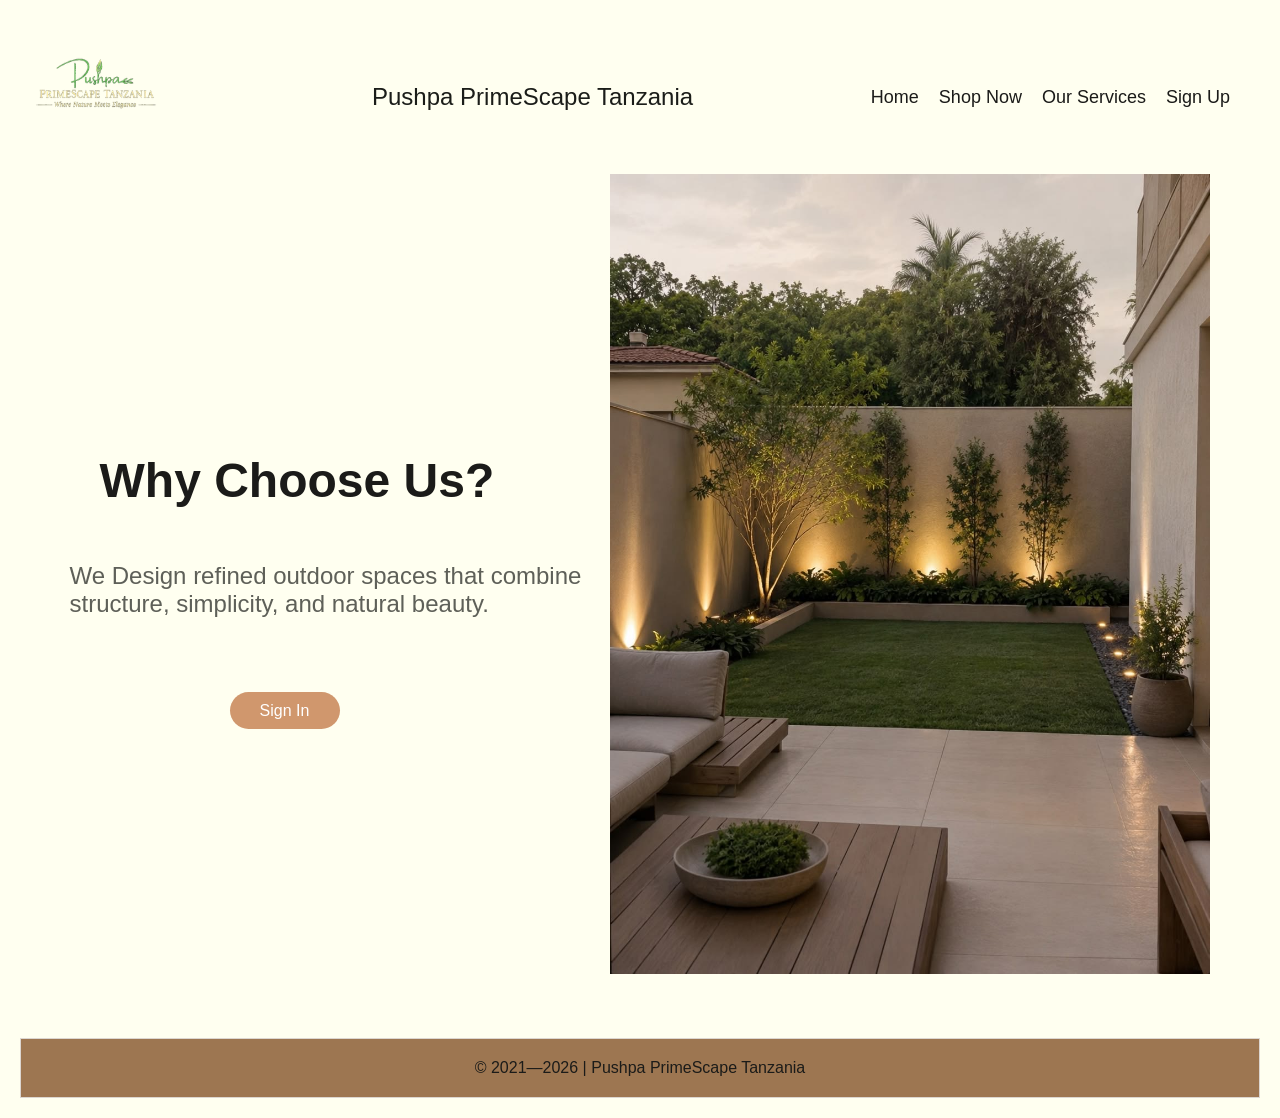
<file: index.html>
<!DOCTYPE html>
<html lang="en">
    <head>
        <meta charset="UTF-8">
        <meta name="viewport" content="width=device-width, initial-scale=1.0">
        <link rel="icon" href="images/shiba-logo.png">
        <link href="css/main.css" rel="stylesheet" type="text/css" media="all"/>
        <title>Pushpa PrimeScape-Tanzania</title>
    </head>
    <body>
        <div class="container">

            <!--Navigation Bar-->
            
            <nav class="bx navbar">
                <div class="header-logo">
                    <img src="./Pushpa-Images/pushpa_logo.ico" alt="Pushpa's Logo">
                </div>
                <div class="header-title">
                    <span>Pushpa PrimeScape Tanzania</span>
                </div>
                <div class="header-link">
                    <a href="./index.html">Home</a>
                    <a href="./shop.html">Shop Now</a>
                    <a href="./services.html">Our Services</a>
                    <a href="./signup.html">Sign Up</a>
                </div>
            </nav>

            <!--Introduction Container-->

            <div class="bx hero">
                <div class="hero-1 hero-cta">
                    <h1>Why Choose Us?</h1>
                    <p>We Design refined outdoor spaces that combine structure, simplicity, and natural beauty.
                    </p>
                    <a href="./login.html"><button type="button">Sign In</button></a>
                </div>
                <div class="hero-1 hero-image">
                    <img src="./Pushpa-Images/IMG_2042.JPG" alt="shiba" />
                </div>
            </div>
            
        <footer class="bx-footer">
            <div> © 2021—2026 | Pushpa PrimeScape Tanzania</div>
        </footer>

        <script src="./main.js"></script>

    </body>
</html>
</file>
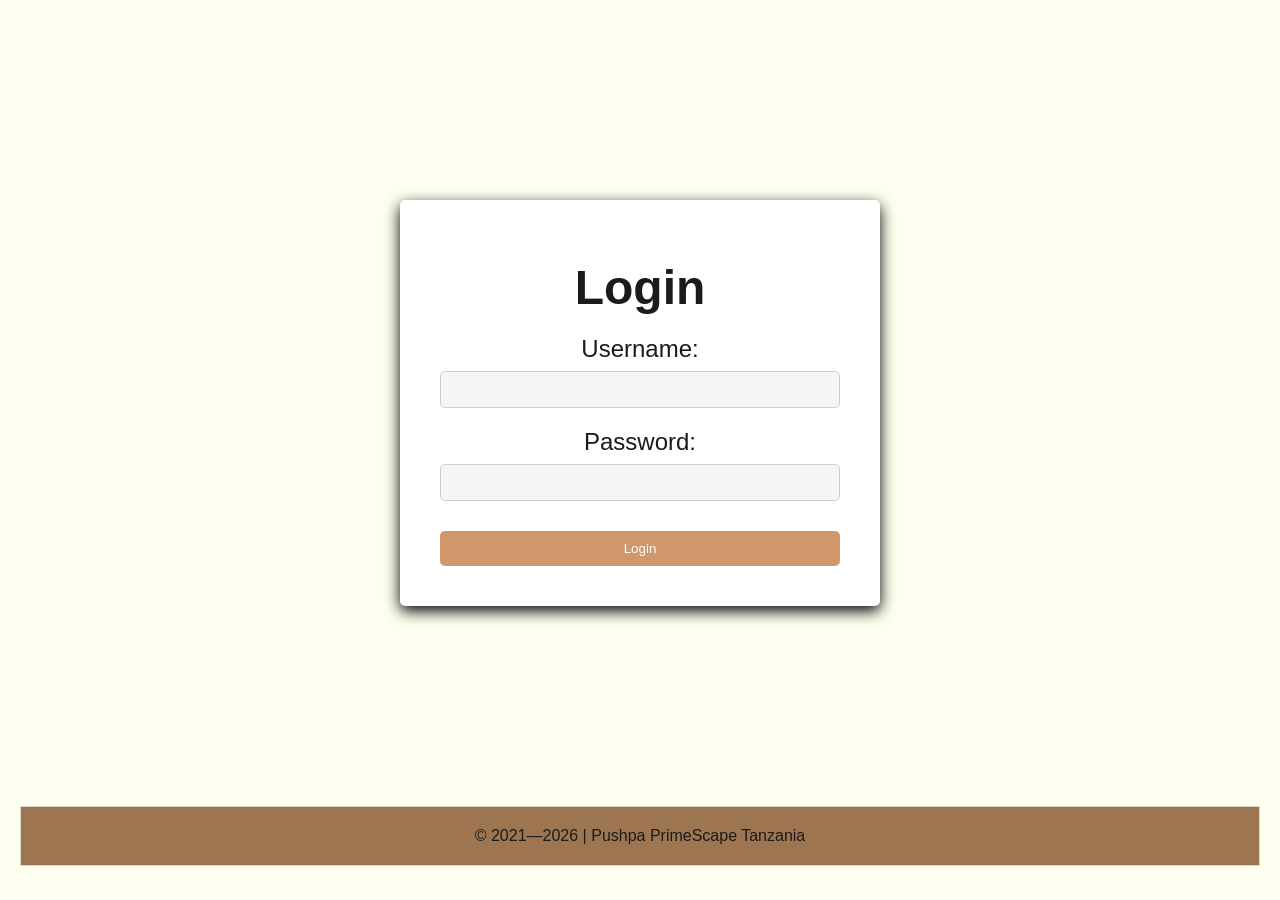
<file: login.html>
<!DOCTYPE html>
<html lang="en">
<head>
    <meta charset="UTF-8">
    <meta name="viewport" content="width=device-width, initial-scale=1.0">
    <title>Login form</title>
    <link rel="stylesheet" href="css/main.css" type="text/css" media="all"/>
</head>
<body>

    <!--Login Form-->

    <div class="login-container">
        <h1>Login</h1>
        <form action="login.php" method="post">
            <label for="username">Username:</label>
            <input type="text" id="username" name="username" required>

            <label for="password">Password:</label>
            <input type="password" id="password" name="password" required>

            <button type="submit">Login</button>
        </form>
    </div>

    <footer class="bx-footer">
            <div> © 2021—2026 | Pushpa PrimeScape Tanzania</div>
    </footer>
</body>
</html>
</file>
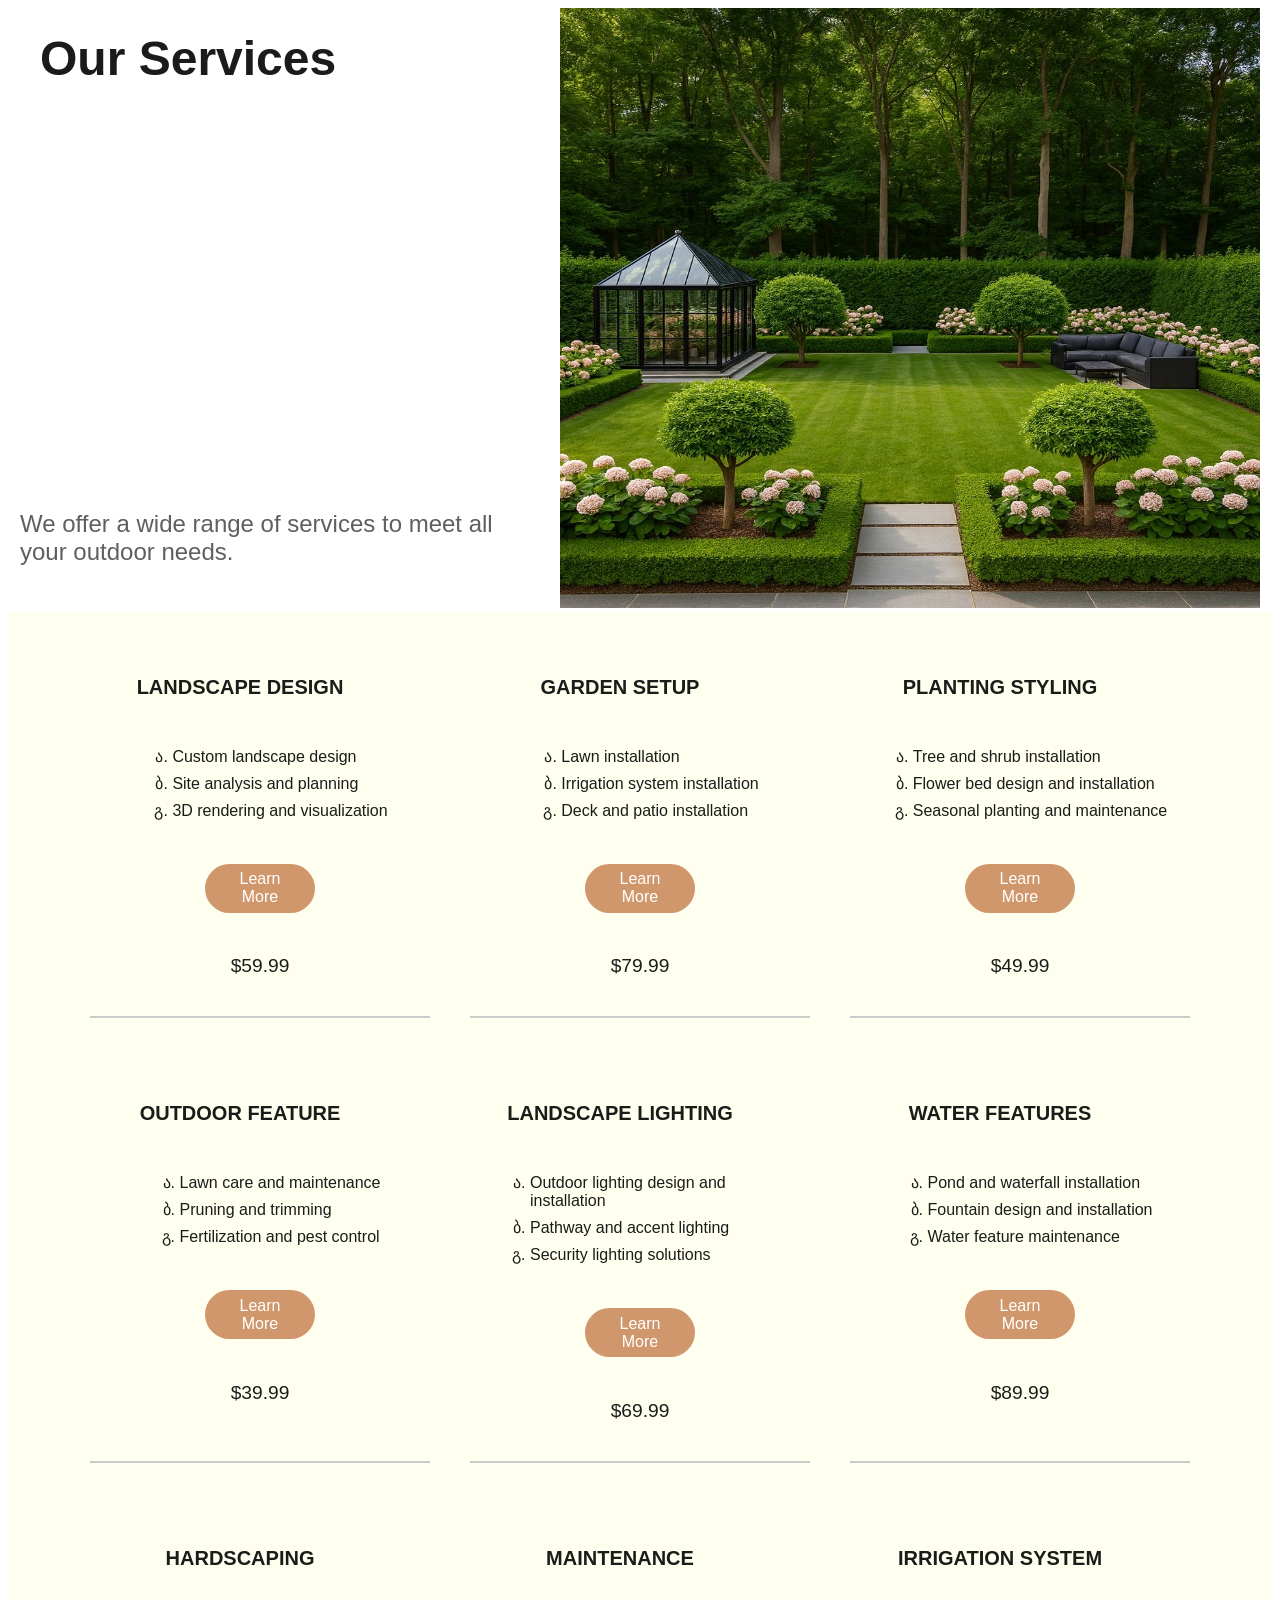
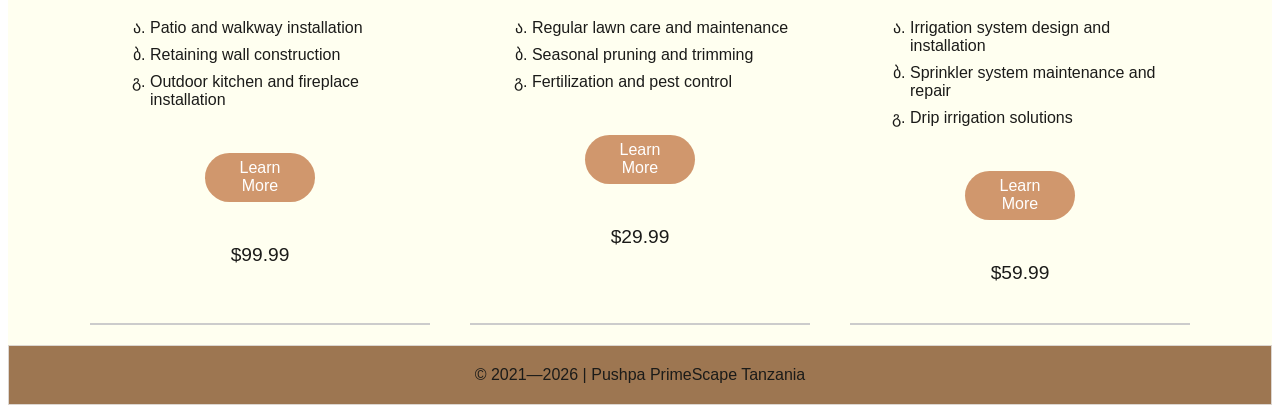
<file: services.html>
<!DOCTYPE html>
<html lang="en">
<head>
    <meta charset="UTF-8">
    <meta name="viewport" content="width=device-width, initial-scale=1.0">
    <title>Our Services</title>
    <link rel="stylesheet" href="./services.css" type="text/css" media="all">
</head>
<body>
    <!--OUR SERVICES-->
    <main>
        <section>
            <div class="container-services">
                <div class="dt services">
                    <div class="services-hd services-pg">
                        <h1>Our Services</h1>
                        <p>We offer a wide range of services to meet all your outdoor needs.</p>
                </div>
                    <div class="services-hd services-image">
                        <img src="./Pushpa-Images/IMG_2134.JPG" alt="Service 1">
                    </div>
                </div>
            </div>
        </section>
        <section>

            <!--Services Details-->

            <div class="services-details">
                <div class="details">
                    <h1>LANDSCAPE DESIGN</h1>
                    <ul>    
                        <li>Custom landscape design</li>
                        <li>Site analysis and planning</li>
                        <li>3D rendering and visualization</li>
                    </ul>
                    <button>Learn More</button>
                    <p>$59.99</p>
                </div>
                <div class="details">
                    <h1>GARDEN SETUP</h1>
                    <ul>
                        <li>Lawn installation</li>
                        <li> Irrigation system installation</li>
                        <li>Deck and patio installation</li>
                    </ul>
                    <button>Learn More</button>
                    <p>$79.99</p>
                </div>
                <div class="details">
                    <h1>PLANTING STYLING</h1>
                    <ul>
                        <li>Tree and shrub installation</li>
                        <li>Flower bed design and installation</li>
                        <li>Seasonal planting and maintenance</li>
                    </ul>
                    <button>Learn More</button>
                    <p>$49.99</p>   
                </div>
                <div class="details">
                    <h1>OUTDOOR FEATURE</h1>
                    <ul>
                        <li>Lawn care and maintenance</li>
                        <li>Pruning and trimming</li>
                        <li>Fertilization and pest control</li>
                    </ul>
                    <button>Learn More</button>
                    <p>$39.99</p>
                </div>
                <div class="details">
                    <h1>LANDSCAPE LIGHTING</h1>
                    <ul>
                        <li>Outdoor lighting design and installation</li>
                        <li>Pathway and accent lighting</li>
                        <li>Security lighting solutions</li>
                    </ul>
                    <button>Learn More</button>
                    <p>$69.99</p>
                </div>
                <div class="details">
                    <h1>WATER FEATURES</h1>
                    <ul>
                        <li>Pond and waterfall installation</li>
                        <li>Fountain design and installation</li>
                        <li>Water feature maintenance</li>
                    </ul>
                    <button>Learn More</button>
                    <p>$89.99</p>
                </div>
                <div class="details">
                    <h1>HARDSCAPING</h1>
                    <ul>
                        <li>Patio and walkway installation</li>
                        <li>Retaining wall construction</li>
                        <li>Outdoor kitchen and fireplace installation</li>
                    </ul>
                    <button>Learn More</button>
                    <p>$99.99</p>
                </div>
                <div class="details">
                    <h1>MAINTENANCE</h1>
                    <ul>
                        <li>Regular lawn care and maintenance</li>
                        <li>Seasonal pruning and trimming</li>
                        <li>Fertilization and pest control</li>
                    </ul>
                    <button>Learn More</button>
                    <p>$29.99</p>
                </div>
                <div class="details">
                    <h1>IRRIGATION SYSTEM</h1>
                    <ul>
                        <li>Irrigation system design and installation</li>
                        <li>Sprinkler system maintenance and repair</li>
                        <li>Drip irrigation solutions</li>
                    </ul>
                    <button>Learn More</button>
                    <p>$59.99</p>
                </div>
            </div>
        </section>
    </main>

    <footer class="bx-footer">
            <div> © 2021—2026 | Pushpa PrimeScape Tanzania</div>
    </footer>
    
</body>
</html>
</file>
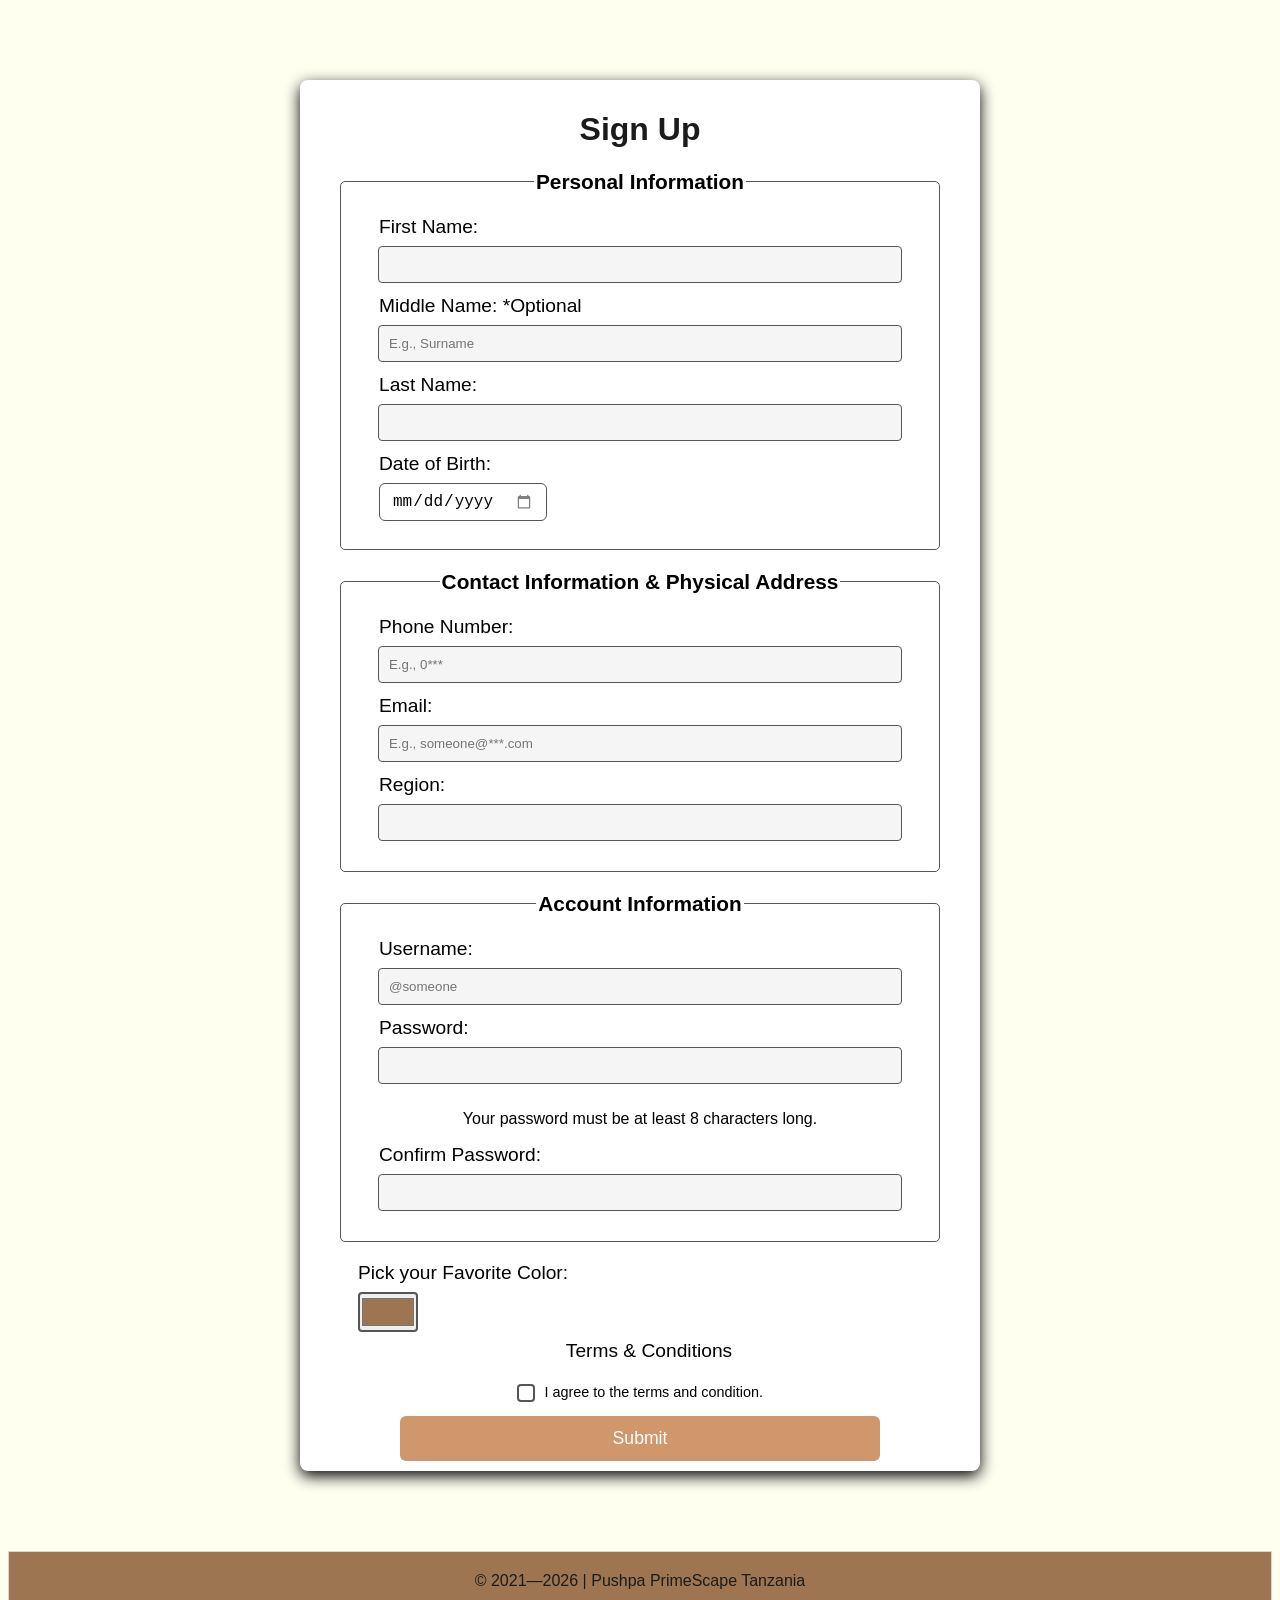
<file: signup.html>
<!DOCTYPE html>
<html lang="en">
<head>
    <meta charset="UTF-8">
    <meta name="viewport" content="width=device-width, initial-scale=1.0">
    <title>Sign Up</title>
    <link rel="stylesheet" href="css/signup.css" type="text/css" media="all"/>
</head>
<body>

    <!--Sign Up Form-->

    <div class="signup-container">
        <h1>Sign Up</h1>
        <form action="signup.php" method="post">
            <fieldset>
                <legend>Personal Information</legend>
                <label for="first-name">First Name: </label>
                <input type="text" id="first-name" name="first-name" required>

                <label for="middle-name">Middle Name: *Optional </label>
                <input type="text" id="middle-name" name="middle-name" placeholder="E.g., Surname">

                <label for="last-name">Last Name: </label>
                <input type="text" id="last-name" name="last-name" required>    

                <label for="birth-date">Date of Birth: </label>
                <input type="date" id="birth-date" name="birth-date" required>
            </fieldset>
            
            <fieldset>
                <legend>Contact Information & Physical Address</legend>
                <label for="phone">Phone Number: </label>
                <input type="text" id="phone" name="phone" required placeholder="E.g., 0***">
                
                <label for="email">Email: </label>
                <input type="email" id="email" name="email" required placeholder="E.g., someone@***.com">

                <label for="address">Region: </label>
                <input type="text" id="address" name="address">
            </fieldset>

            <fieldset>
                <legend>Account Information</legend>
                <label for="username">Username: </label>
                <input type="text" id="username" name="username" required placeholder="@someone">

                <label for="password">Password:</label>
                <input type="password" id="password" name="password" required aria-describedby="password-help">
                <p id="password-help">Your password must be at least 8 characters long.</p>

                <label for="confirm-password">Confirm Password: </label>
                <input type="password" id="confirm-password" name="confirm-password" required>
            </fieldset>

            <label for="favorite-color">Pick your Favorite Color: </label>
            <input type="color" id="favorite-color" name="favorite-color" value="#9D7651">

            <label for="terms" class="terms">Terms & Conditions</label>
            <input type="checkbox" id="terms" name="terms" required>
            <span>I agree to the terms and condition.</span>

            <button type="submit">Submit</button>
        </form>
    </div>

    <footer class="bx-footer">
            <div> © 2021—2026 | Pushpa PrimeScape Tanzania</div>
    </footer>

    <script src="./main.js"></script>
</body>
</html>
</file>
<file: css/main.css>
body {
    background-color: #FFFFF0; 
    padding: 0;
    margin: 20px;
    text-align: center;
    font-family: 'Roboto', arial;
}

.container {
    display: flex;
    flex-direction: column;
}

/* Login Form */

.login-container h1 {
    text-align: center;
    color: #1b1b19;
    padding: 20px;
}

.login-container {
    max-width: 400px;
    margin: 200px auto;
    padding: 40px;
    background-color: #fff;
    border-radius: 5px;
    box-shadow: 0 5px 15px black;
}

.login-container h1 {
    text-align: center;
    color: #1b1b19;
}

.login-container form {
    display: flex;
    flex-direction: column;
}

.login-container label {
    margin-bottom: 5px;
    color: #1b1b19;
    font-size: 1.5rem;
    margin-bottom: 8px;
}

.login-container input {
    margin-bottom: 20px;
    padding: 10px;
    border: 1px solid #ccc;
    border-radius: 5px;
    background-color: whitesmoke;
}

.login-container button {
    background-color: #d0976d;
    color: white;
    border: none;
    padding: 10px;
    border-radius: 5px;
    cursor: pointer;
    margin-top: 10px;
}

.login-container button:hover {
    background-color: #9D7651;
    transform: translateY(-2px);
}

/* Navbar Part */

.navbar {
    display: flex;
    color: #1b1d19;
    background-size: auto;
    background-attachment: fixed;
    padding: 0px;
    align-items: center;
    margin-inline-start: 2px;
    flex-wrap: wrap;
}

.header-title > span {
    margin-left: 200px;
    font-family: 'roboto', arial;
    font-size: 1.5rem;
}

.header-logo img {
    width: 150px;
    height: 150px;
    margin-right: auto;
    border-radius: 15px;
}

.header-link {
    display: flex;
    margin-left: auto;
    padding: 0px 20px 0px 0px; 
}

.header-link a {
    text-decoration: none;
    color: #1b1b19;
    font-size: 18px;
    padding: 10px;
    font-family: 'Roboto', arial;
}

.header-link a:hover {
    color: #9D7651;
}
/* Hero Part */

.hero {
    display: flex;
    color: #1b1b19;
    background-size: auto;
    background-attachment: fixed;
    align-items: center;
    justify-content: center;
    padding: 0px;
}

.hero-cta {
    flex-basis: 520px;
    display: flex;
    flex-direction: column;
    text-align: left;
    margin-right: 20px;
}

.hero-cta p {
    font-family: 'Roboto', arial;
    opacity: 0.7;
    font-size: 1.5rem;
    color: #1b1d19;
}

h1 {
    font-size: 48px;
    font-weight: bold;
    color: #1b1b19;
    margin: 0;
    font-family:'Lucida Sans', 'Lucida Sans Regular', 'Lucida Grande', 'Lucida Sans Unicode', Geneva, Verdana, sans-serif;
}

.hero-cta > h1 {
    padding: 30px;
}

.hero button {
  font-size: 1rem;
  font-family: 'Segoe UI', sans-serif;
  border: none;
  cursor: pointer;
  transition: background-color 0.3s ease, transform 0.2s ease;
  background-color: #d0976d;
  color: white;
  border-radius: 50px;
  padding: 0.6rem 1.6rem;
  width: 110px;
  margin: 50px 0px 0px 160px;

}

.hero button:hover {
    background-color: #9D7651;
    transform: translateY(-2px);
}

.hero-image img {
    height: 800px;
    width: auto;
}

/* Footer */
.bx-footer {
    color: #1b1b19;
    text-align: center;
    padding: 20px;
    margin-top: 60px;
    border: #DCD6D0 1px solid;
    background-color: #9D7651;
}

/* End of first page */

/* Our-services */

.container-services {
    display: flex;
    flex-direction: column;
}

/* dt services */ 

.services {
    display: flex;
    color: #1b1b19;
    background-size: auto;
    background-attachment: fixed;
    align-items: center;
    justify-content: center;
    padding: 0px;
}

.services-pg {
    flex-basis: 520px;
    display: flex;
    flex-direction: column;
    text-align: left;
    margin-right: 20px;
}

.services-pg p {
    font-family: 'Roboto', arial;
    opacity: 0.7;
    font-size: 1.5rem;
    color: #1b1d19;
}

.services-pg > h1 {
    font-size: 48px;
    font-weight: bold;
    color: #1b1b19;
    margin: 0 20px 400px 20px;
    font-family:'Lucida Sans', 'Lucida Sans Regular', 'Lucida Grande', 'Lucida Sans Unicode', Geneva, Verdana, sans-serif;
}

.services-image img {
    height: 600px;
    width: 700px;
}

/* services-details */

.services-details h1 {
    font-size: 2rem;
    margin-bottom: 1rem;
    color: #1b1b19;
}

.services-details {
    display: flex;
    flex-wrap: wrap;
    justify-content: center;
    background-color: #FFFFF0;
    margin: 0%;
}

.services-details h1 {
    margin-top: 1.5rem;
    font-size: 1.25rem;
    color: #1b1b19;
    margin-bottom: 2rem;
    margin-right: 40px;
}

.details li {
    margin-bottom: 0.5rem;
    font-size: 1.0rem;
    color: #1b1b19;
    list-style:georgian;
    text-align: left;
}

.details {
    flex: 1 1 300px;
    margin: 1rem;
    padding: 1rem;
    border-bottom: 1px solid #ccc; 
}

.details button {
    font-size: 1rem;
    font-family: 'Segoe UI', sans-serif;
    border: none;
    cursor: pointer;
    transition: background-color 0.3s ease, transform 0.2s ease;
    background-color: #d0976d;
    color: white;
    border-radius: 50px;
    padding: 0.4rem 1.6rem; 
    width: 110px;
    margin-top: 20px;
    margin-right: 140px;
}

.details button:hover {
    background-color: #9D7651;
    transform: translateY(-2px);
}

.details p {
    font-size: 1.2rem;
    color: #1b1b19;
    margin-top: 1.4rem;
}
</file>
<file: services.css>
body {
    background-color: #fff; 
    text-align: center;
    font-family: 'Roboto', arial;
}

/* Our-services */

.container-services {
    display: flex;
    flex-direction: column;
}

/* dt services */ 

.services {
    display: flex;
    color: #1b1b19;
    background-size: auto;
    background-attachment: fixed;
    align-items: center;
    justify-content: center;
    padding: 0px;
}

.services-pg {
    flex-basis: 520px;
    display: flex;
    flex-direction: column;
    text-align: left;
    margin-right: 20px;
}

.services-pg p {
    font-family: 'Roboto', arial;
    opacity: 0.7;
    font-size: 1.5rem;
    color: #1b1d19;
}

.services-pg > h1 {
    font-size: 48px;
    font-weight: bold;
    color: #1b1b19;
    margin: 0 20px 400px 20px;
    font-family:'Lucida Sans', 'Lucida Sans Regular', 'Lucida Grande', 'Lucida Sans Unicode', Geneva, Verdana, sans-serif;
}

.services-image img {
    height: 600px;
    width: 700px;
}

/* services-details */

.services-details h1 {
    font-size: 2rem;
    margin-bottom: 1rem;
    color: #1b1b19;
}

.services-details {
    display: flex;
    flex-wrap: wrap;
    justify-content: center;
    background-color: #FFFFF0;
    margin: 0%;
}

.services-details h1 {
    margin-top: 1.5rem;
    font-size: 1.25rem;
    color: #1b1b19;
    margin-bottom: 2rem;
    margin-right: 40px;
}

.details {
    display: flex;
    flex-direction: column;
    align-items: center;
    margin: 20px;
    padding: 20px;
    border-bottom: 2px solid #ccc;
    width: 300px;
}

.details li {
    margin-bottom: 0.5rem;
    font-size: 1.0rem;
    color: #1b1b19;
    list-style:georgian;
    text-align: left;
}

.details button {
    font-size: 1rem;
    font-family: 'Segoe UI', sans-serif;
    border: none;
    cursor: pointer;
    transition: background-color 0.3s ease, transform 0.2s ease;
    background-color: #d0976d;
    color: white;
    border-radius: 50px;
    padding: 0.4rem 1.6rem; 
    width: 110px;
    margin: 20px auto;
}

.details button:hover {
    background-color: #9D7651;
    transform: translateY(-2px);
}

.details p {
    font-size: 1.2rem;
    color: #1b1b19;
    margin-top: 1.4rem;
}

/* Footer */

.bx-footer {
    color: #1b1b19;
    text-align: center;
    padding: 20px;
    border: #DCD6D0 1px solid;
    background-color: #9D7651;
}
</file>
<file: css/signup.css>
/* Signup Form Styles */

body {
    background-color: #FFFFF0; 
    text-align: center;
    font-family: 'Roboto', arial;
}

.signup-container {
    max-width: 600px;
    width: 60%;
    padding: 10px 40px;
    box-shadow: 0 5px 15px black;
    background-color: #fff;
    margin: 80px auto;
    border-radius: 8px;
}

.signup-container h1 {
    text-align: center;
    color: #1b1b1b;
}

fieldset {
    border: 1px solid #555;
    padding: 20px;
    margin-bottom: 15px;
    border-radius: 5px;
    margin: 20px 0;
}

fieldset legend {
    font-size: 1.3rem;
    font-weight: 600;
}

label {
    font-size: 1.2rem;
    text-align: start;
    margin: 2px 0 8px 18px;
    display: block;
}

input:not(#favorite-color, #terms, #birth-date) {
    width: 90%;
    padding: 10px;
    margin-bottom: 10px;
    border: 1px solid #555;
    border-radius: 4px;
    background-color: whitesmoke;
}

input[type="date"] {
    padding: 8px 12px;
    border: 1px solid #555;
    border-radius: 6px;
    margin: 2px 0 8px 18px; 
    cursor: pointer;
    font-size: 1.0rem;
    display: block;
}

input[type="date"]::-webkit-calendar-picker-indicator {
    cursor: pointer;
    filter: invert(0.5);
    color: white;
    border-radius: 4px;
}

input[type="color"] {
    width: 60px;
    height: 40px;
    padding: 0;
    border: 2px solid #555;
    cursor: pointer;
    border-radius: 4px;
    display: block;
    margin: 8px 0 8px 18px;
    -webkit-appearance: none;
    -moz-appearance: none;
}

input[type="checkbox"] {
    margin: 14px auto;
    appearance: none;
    width: 18px;
    height: 18px;
    border: 2px solid #555;
    border-radius: 4px;
    display: inline-block;
    position: relative;
    cursor: pointer;
    transition: all 0.2s ease;
    vertical-align: middle;
}

input[type="checkbox"]:hover {
    border-color: #9D7651;
}

input[type="checkbox"]:checked::after {
    content: "";
    position: absolute;
    left: 4px;
    top: 0px;
    width: 5px;
    height: 10px;
    border: solid white;
    border-width: 0 2px 2px 0;
    transform: rotate(45deg);
}

input[type="checkbox"]:checked {
    border-color: #9D7651;
    background-color: #9D7651;
}

input[type="checkbox"]:focus {
    outline: 2px solid #9D7651;
    outline-offset: 2px;
}

.terms {
    text-align: center;
}

span {
    font-size: 0.9rem;
    margin-left: 5px;
}

.signup-container button {
    width: 80%;
    padding: 14px;
    background-color: #d0976d;
    color: #fff;
    border: none;
    border-radius: 6px;
    cursor: pointer;
    padding: 12px 20px;
    display: block;
    font-size: 1.1rem;
    margin: auto;
}

.signup-container button:hover {
    background-color: #9D7651;
    transform: translateY(-2px);
}

/* footer */

.bx-footer {
    color: #1b1b19;
    text-align: center;
    padding: 20px;
    margin-top: 60px;
    border: #DCD6D0 1px solid;
    background-color: #9D7651;
}
</file>
